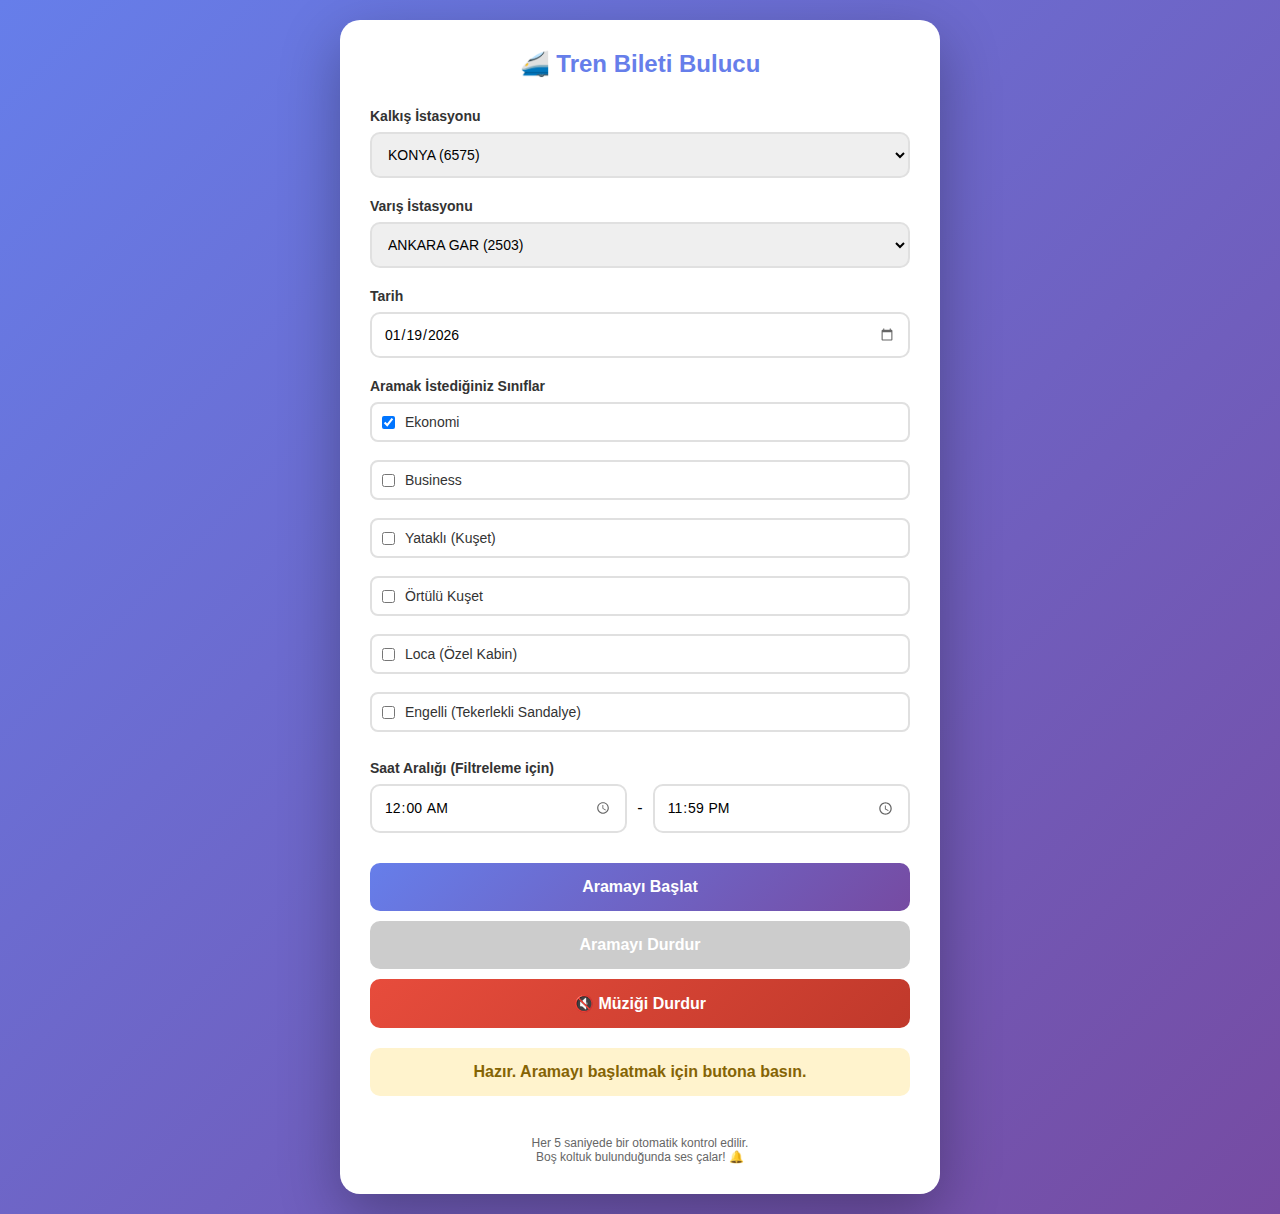
<file: index.html>
<!DOCTYPE html>
<html lang="tr">
<head>
    <meta charset="UTF-8">
    <meta name="viewport" content="width=device-width, initial-scale=1.0">
    <title>Tren Bileti Bulucu</title>
    <link rel="stylesheet" href="./src/css/styles.css">
</head>
<body>
    <div class="container">
        <h1>🚄 Tren Bileti Bulucu</h1>
        
        <div class="form-group">
            <label>Kalkış İstasyonu</label>
            <select id="departureStation">
                <option value="">İstasyon yükleniyor...</option>
            </select>
        </div>

        <div class="form-group">
            <label>Varış İstasyonu</label>
            <select id="arrivalStation">
                <option value="">İstasyon yükleniyor...</option>
            </select>
        </div>

        <div class="form-group">
            <label>Tarih</label>
            <input type="date" id="departureDate" value="2026-01-19">
        </div>

        <div class="form-group">
            <label>Aramak İstediğiniz Sınıflar</label>
            <div class="cabin-classes">
                <label class="checkbox-label">
                    <input type="checkbox" id="cabinEconomy" value="ECONOMY" checked>
                    <span>Ekonomi</span>
                </label>
                <label class="checkbox-label">
                    <input type="checkbox" id="cabinBusiness" value="BUSINESS">
                    <span>Business</span>
                </label>
                <label class="checkbox-label">
                    <input type="checkbox" id="cabinSleeper" value="SLEEPER">
                    <span>Yataklı (Kuşet)</span>
                </label>
                <label class="checkbox-label">
                    <input type="checkbox" id="cabinCouchette" value="COUCHETTE">
                    <span>Örtülü Kuşet</span>
                </label>
                <label class="checkbox-label">
                    <input type="checkbox" id="cabinLoca" value="LOCA">
                    <span>Loca (Özel Kabin)</span>
                </label>
                <label class="checkbox-label">
                    <input type="checkbox" id="cabinDisabled" value="DISABLED">
                    <span>Engelli (Tekerlekli Sandalye)</span>
                </label>
            </div>
        </div>

        <div class="form-group">
            <label>Saat Aralığı (Filtreleme için)</label>
            <div class="time-range">
                <input type="time" id="timeStart" value="00:00">
                <span>-</span>
                <input type="time" id="timeEnd" value="23:59">
            </div>
        </div>

        <button id="startBtn" onclick="startSearch()">Aramayı Başlat</button>
        <button id="stopBtn" onclick="stopSearch()" disabled>Aramayı Durdur</button>
        <button id="stopMusicBtn" onclick="stopMusic()" disabled style="background: linear-gradient(135deg, #e74c3c 0%, #c0392b 100%);">🔇 Müziği Durdur</button>

        <div id="status" class="status waiting">
            Hazır. Aramayı başlatmak için butona basın.
        </div>

        <div id="results" class="results"></div>

        <div id="allocatedSeatInfo" class="allocated-seat-info" style="display: none;">
            <h3>🎫 Tutulan Koltuk</h3>
            <div id="allocatedSeatDetails"></div>
            <button id="releaseSeatBtn" class="release-btn">Koltuğu Serbest Bırak</button>
        </div>

        <small>
            Her 5 saniyede bir otomatik kontrol edilir.<br>
            Boş koltuk bulunduğunda ses çalar! 🔔
        </small>
    </div>

    <audio id="alertSound" preload="auto">
        <!-- Base64 encoded beep sound -->
        <source src="[data-uri]" type="audio/wav">
    </audio>

    <!-- Main application script -->
    <script type="module" src="./src/js/main.js"></script>
</body>
</html>
</file>
<file: src/css/styles.css>
/* New styles for seat allocation */
* {
    margin: 0;
    padding: 0;
    box-sizing: border-box;
}

body {
    font-family: 'Segoe UI', Tahoma, Geneva, Verdana, sans-serif;
    background: linear-gradient(135deg, #667eea 0%, #764ba2 100%);
    min-height: 100vh;
    padding: 20px;
    display: flex;
    justify-content: center;
    align-items: center;
}

.container {
    background: white;
    border-radius: 20px;
    box-shadow: 0 20px 60px rgba(0, 0, 0, 0.3);
    padding: 30px;
    max-width: 600px;
    width: 100%;
}

h1 {
    color: #667eea;
    text-align: center;
    margin-bottom: 30px;
    font-size: 24px;
}

.form-group {
    margin-bottom: 20px;
}

label {
    display: block;
    margin-bottom: 8px;
    color: #333;
    font-weight: 600;
    font-size: 14px;
}

input, select {
    width: 100%;
    padding: 12px;
    border: 2px solid #e0e0e0;
    border-radius: 10px;
    font-size: 14px;
    transition: border-color 0.3s;
    font-family: 'Segoe UI', Tahoma, Geneva, Verdana, sans-serif;
}

input:focus, select:focus {
    outline: none;
    border-color: #667eea;
}

/* Ensure date and time inputs are styled consistently */
input[type="date"], input[type="time"] {
    cursor: pointer;
}

input[type="date"]::-webkit-calendar-picker-indicator,
input[type="time"]::-webkit-calendar-picker-indicator {
    cursor: pointer;
    filter: opacity(0.6);
    transition: filter 0.3s;
}

input[type="date"]:hover::-webkit-calendar-picker-indicator,
input[type="time"]:hover::-webkit-calendar-picker-indicator {
    filter: opacity(1);
}

.time-range {
    display: flex;
    gap: 10px;
    align-items: center;
}

.time-range input {
    flex: 1;
}

.cabin-classes {
    display: flex;
    flex-direction: column;
    gap: 10px;
}

.checkbox-label {
    display: flex;
    align-items: center;
    padding: 10px;
    border: 2px solid #e0e0e0;
    border-radius: 8px;
    cursor: pointer;
    transition: all 0.3s;
    font-weight: normal;
}

.checkbox-label:hover {
    border-color: #667eea;
    background: #f8f9ff;
}

.checkbox-label input[type="checkbox"] {
    width: auto;
    margin-right: 10px;
    cursor: pointer;
}

.checkbox-label span {
    color: #333;
    font-size: 14px;
    font-weight: 500;
}


button {
    width: 100%;
    padding: 15px;
    background: linear-gradient(135deg, #667eea 0%, #764ba2 100%);
    color: white;
    border: none;
    border-radius: 10px;
    font-size: 16px;
    font-weight: 600;
    cursor: pointer;
    transition: transform 0.2s, box-shadow 0.2s;
    margin-top: 10px;
}

button:hover {
    transform: translateY(-2px);
    box-shadow: 0 5px 15px rgba(102, 126, 234, 0.4);
}

button:active {
    transform: translateY(0);
}

button:disabled {
    background: #ccc;
    cursor: not-allowed;
    transform: none;
}

.status {
    margin-top: 20px;
    padding: 15px;
    border-radius: 10px;
    text-align: center;
    font-weight: 600;
}

.status.waiting {
    background: #fff3cd;
    color: #856404;
}

.status.searching {
    background: #d1ecf1;
    color: #0c5460;
}

.status.found {
    background: #d4edda;
    color: #155724;
    animation: pulse 1s infinite;
}

.status.error {
    background: #f8d7da;
    color: #721c24;
}

@keyframes pulse {
    0%, 100% {
        transform: scale(1);
    }
    50% {
        transform: scale(1.02);
    }
}

.results {
    margin-top: 20px;
    max-height: 300px;
    overflow-y: auto;
}

.train-item {
    background: #f8f9fa;
    padding: 15px;
    border-radius: 10px;
    margin-bottom: 10px;
    border-left: 4px solid #28a745;
}

.train-item h3 {
    color: #333;
    margin-bottom: 5px;
    font-size: 16px;
}

.train-item p {
    color: #666;
    font-size: 14px;
    margin: 5px 0;
}

.availability {
    display: inline-block;
    background: #28a745;
    color: white;
    padding: 5px 10px;
    border-radius: 5px;
    font-size: 12px;
    font-weight: 600;
}

.availability.sold-out {
    background: #dc3545;
}

.train-item.sold-out {
    opacity: 0.7;
    border-left-color: #dc3545;
}

small {
    display: block;
    text-align: center;
    color: #666;
    margin-top: 20px;
    font-size: 12px;
}

.allocated-seat-info {
    margin-top: 20px;
    padding: 15px;
    background-color: #d4edda;
    border: 1px solid #c3e6cb;
    border-radius: 8px;
    color: #155724;
}

.allocated-seat-info h3 {
    margin-top: 0;
    color: #155724;
    border-bottom: 1px solid #c3e6cb;
    padding-bottom: 10px;
}

.seat-number {
    font-size: 1.5em;
    font-weight: bold;
    color: #28a745;
    background: #fff;
    padding: 2px 8px;
    border-radius: 4px;
    border: 1px solid #28a745;
}

.release-btn {
    background: #dc3545;
    color: white;
    margin-top: 15px;
    width: 100%;
}

.release-btn:hover {
    background: #c82333;
}

.timer-alert {
    font-size: 0.9em;
    color: #856404;
    background-color: #fff3cd;
    border: 1px solid #ffeeba;
    padding: 8px;
    margin-top: 10px;
    border-radius: 4px;
}
</file>
